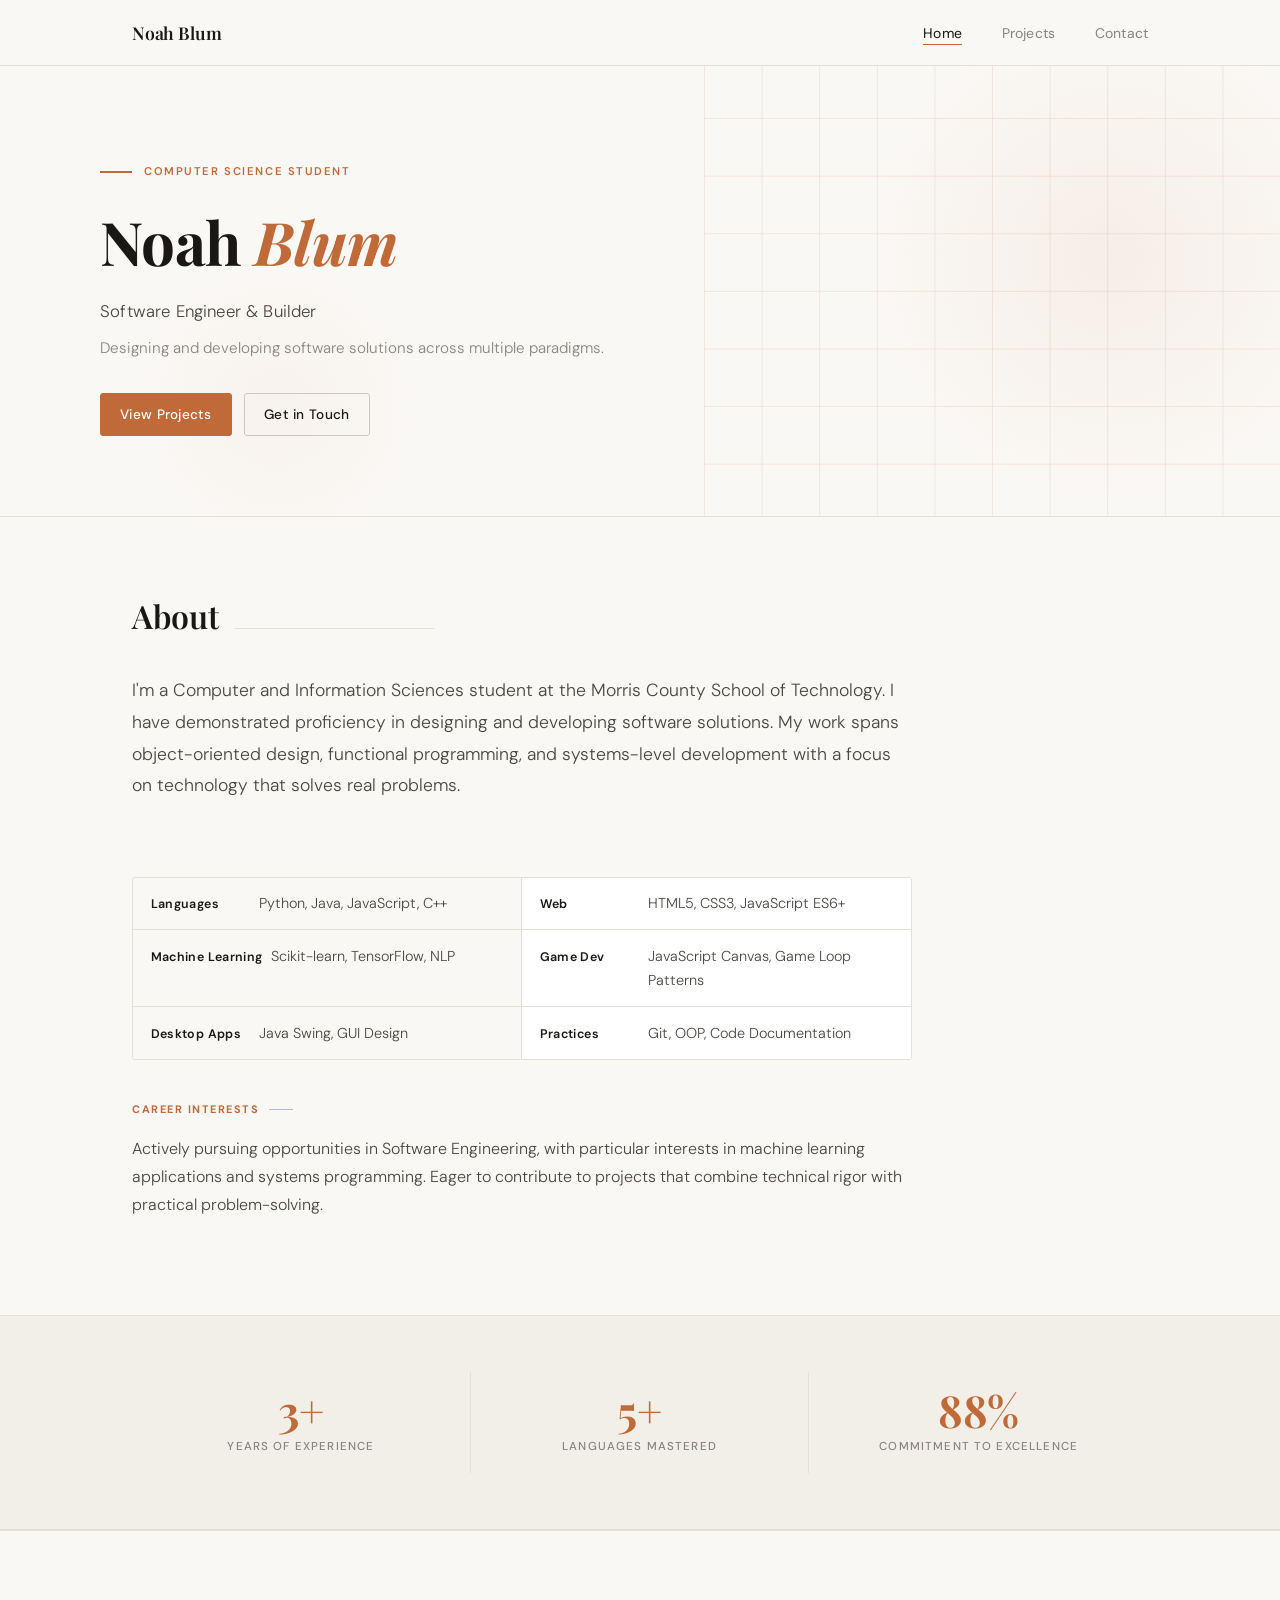
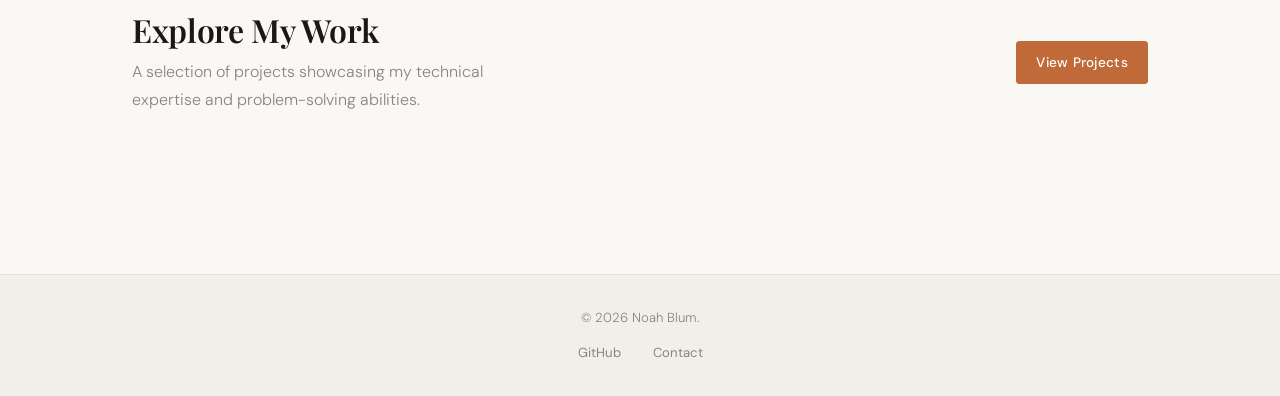
<file: index.html>
<!DOCTYPE html>
<html lang="en">
<head>
    <meta charset="UTF-8">
    <meta name="viewport" content="width=device-width, initial-scale=1.0">
    <title>Noah Blum — Portfolio</title>
    <link rel="stylesheet" href="style.css">
</head>
<body>

    <!-- Navigation -->
    <nav class="navbar">
        <div class="nav-container">
            <div class="nav-logo">
                <a href="index.html">Noah Blum</a>
            </div>
            <ul class="nav-menu">
                <li class="nav-item"><a href="index.html" class="nav-link active">Home</a></li>
                <li class="nav-item"><a href="projects.html" class="nav-link">Projects</a></li>
                <li class="nav-item"><a href="contact.html" class="nav-link">Contact</a></li>
            </ul>
            <div class="hamburger">
                <span></span><span></span><span></span>
            </div>
        </div>
    </nav>

    <!-- Hero -->
    <header class="hero">
        <!-- Subtle grid decoration -->
        <div class="hero-grid" aria-hidden="true">
            <svg viewBox="0 0 400 400" preserveAspectRatio="xMaxYMid slice" xmlns="http://www.w3.org/2000/svg">
                <defs>
                    <pattern id="grid" width="40" height="40" patternUnits="userSpaceOnUse">
                        <path d="M 40 0 L 0 0 0 40" fill="none" stroke="#c06a3a" stroke-width="0.5"/>
                    </pattern>
                </defs>
                <rect width="100%" height="100%" fill="url(#grid)"/>
            </svg>
        </div>

        <div class="hero-content">
            <div class="hero-eyebrow">
                <div class="hero-eyebrow-line"></div>
                <span>Computer Science Student</span>
            </div>
            <h1>Noah <em>Blum</em></h1>
            <p class="subtitle">Software Engineer &amp; Builder</p>
            <p class="description">Designing and developing software solutions across multiple paradigms.</p>
            <div class="hero-actions">
                <a href="projects.html" class="btn btn-primary">View Projects</a>
                <a href="contact.html" class="btn btn-secondary">Get in Touch</a>
            </div>
        </div>
    </header>

    <!-- About Section -->
    <section class="about" id="about">
        <div class="container">
            <div class="about-header">
                <h2>About</h2>
                <div class="about-header-rule"></div>
            </div>
            <div class="about-content">
                <p class="about-intro reveal">
                    I'm a Computer and Information Sciences student at the Morris County School of Technology. I have demonstrated proficiency in designing and developing software solutions. My work spans object-oriented design, functional programming, and systems-level development with a focus on technology that solves real problems.
                </p>

                <div class="section-label reveal">Technical Proficiency</div>
                <div class="skills-grid reveal">
                    <div class="skill-row"><strong>Languages</strong> Python, Java, JavaScript, C++</div>
                    <div class="skill-row"><strong>Web</strong> HTML5, CSS3, JavaScript ES6+</div>
                    <div class="skill-row"><strong>Machine Learning</strong> Scikit-learn, TensorFlow, NLP</div>
                    <div class="skill-row"><strong>Game Dev</strong> JavaScript Canvas, Game Loop Patterns</div>
                    <div class="skill-row"><strong>Desktop Apps</strong> Java Swing, GUI Design</div>
                    <div class="skill-row"><strong>Practices</strong> Git, OOP, Code Documentation</div>
                </div>

                <div class="section-label reveal">Career Interests</div>
                <p class="reveal">Actively pursuing opportunities in Software Engineering, with particular interests in machine learning applications and systems programming. Eager to contribute to projects that combine technical rigor with practical problem-solving.</p>
            </div>
        </div>
    </section>

    <!-- Stats -->
    <section class="stats">
        <div class="container">
            <div class="stat-item">
                <h3>3+</h3>
                <p>Years of Experience</p>
            </div>
            <div class="stat-item">
                <h3>5+</h3>
                <p>Languages Mastered</p>
            </div>
            <div class="stat-item">
                <h3>100%</h3>
                <p>Commitment to Excellence</p>
            </div>
        </div>
    </section>

    <!-- CTA -->
    <section class="cta">
        <div class="container">
            <div class="cta-inner">
                <div>
                    <h2>Explore My Work</h2>
                    <p>A selection of projects showcasing my technical expertise and problem-solving abilities.</p>
                </div>
                <a href="projects.html" class="btn btn-primary">View Projects</a>
            </div>
        </div>
    </section>

    <!-- Footer -->
    <footer class="footer">
        <div class="container">
            <p>&copy; 2026 Noah Blum.</p>
            <div class="footer-links">
                <a href="https://github.com/noahtherowa" target="_blank" rel="noopener noreferrer">GitHub</a>
                <a href="contact.html">Contact</a>
            </div>
        </div>
    </footer>

    <script src="script.js"></script>
</body>
</html>
</file>
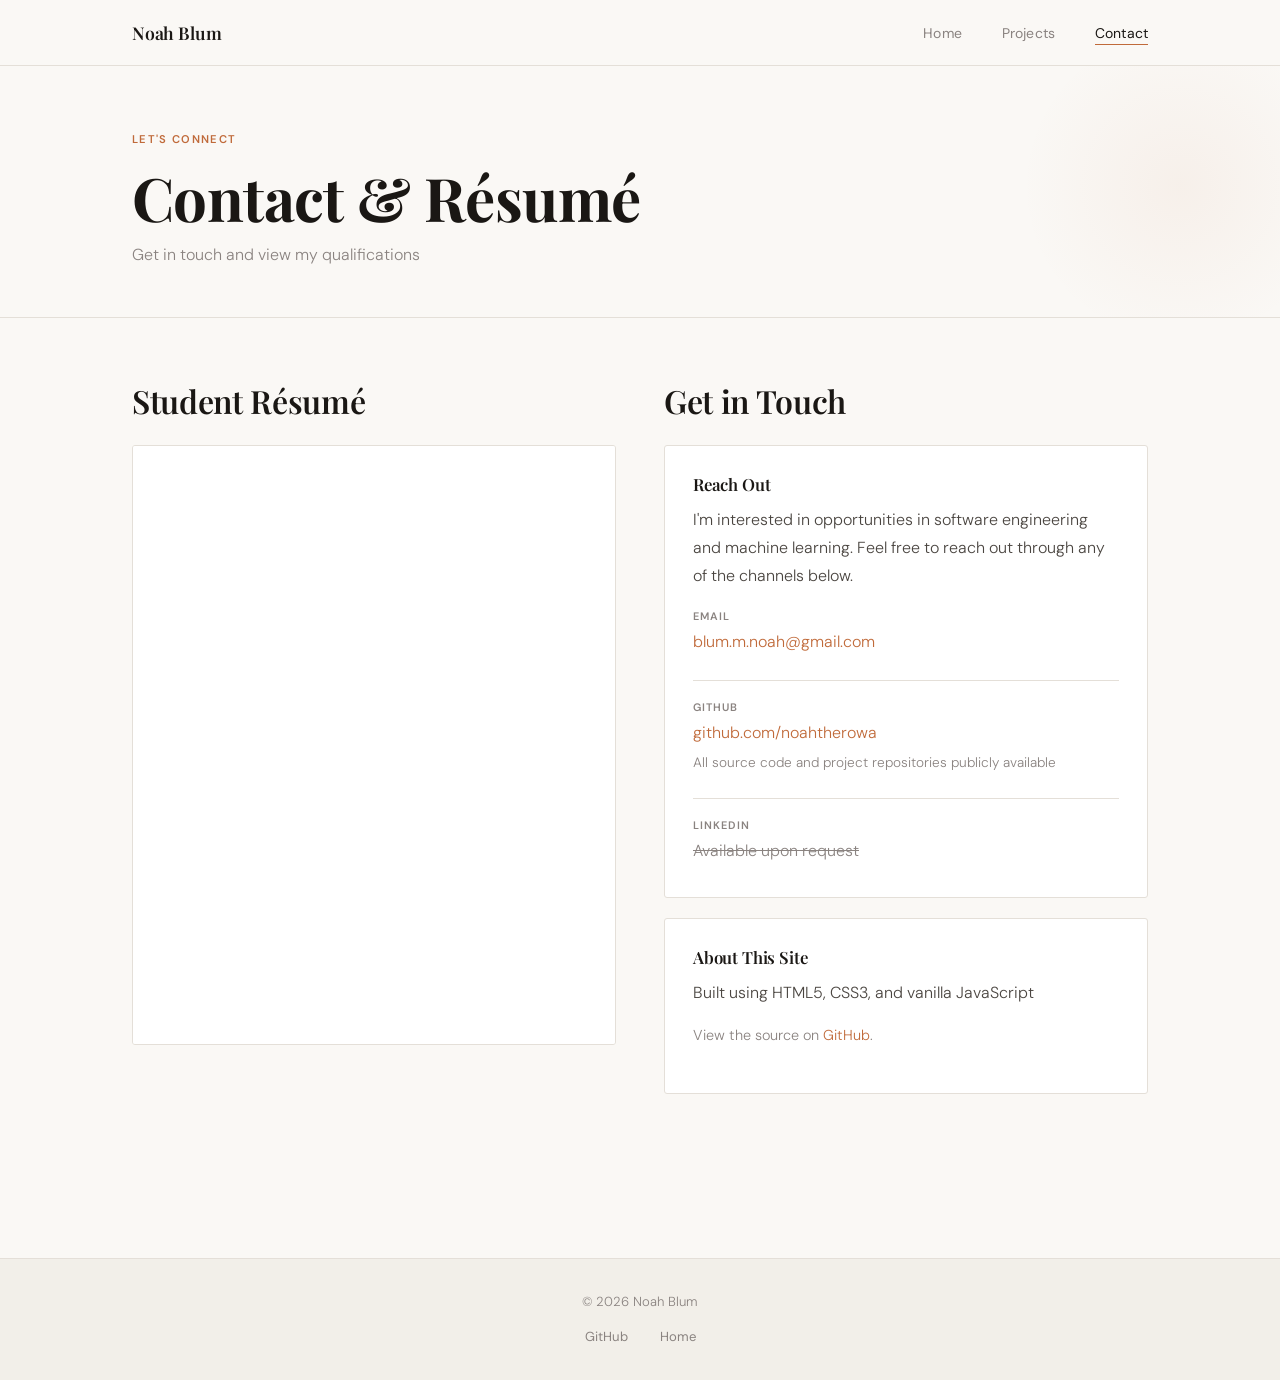
<file: contact.html>
<!DOCTYPE html>
<html lang="en">
<head>
    <meta charset="UTF-8">
    <meta name="viewport" content="width=device-width, initial-scale=1.0">
    <title>Contact — Noah Blum</title>
    <link rel="stylesheet" href="style.css">
</head>
<body>

    <nav class="navbar">
        <div class="nav-container">
            <div class="nav-logo">
                <a href="index.html">Noah Blum</a>
            </div>
            <ul class="nav-menu">
                <li class="nav-item"><a href="index.html" class="nav-link">Home</a></li>
                <li class="nav-item"><a href="projects.html" class="nav-link">Projects</a></li>
                <li class="nav-item"><a href="contact.html" class="nav-link active">Contact</a></li>
            </ul>
            <div class="hamburger">
                <span></span><span></span><span></span>
            </div>
        </div>
    </nav>

    <header class="page-header">
        <div class="container">
            <span class="label">Let's Connect</span>
            <h1>Contact &amp; Résumé</h1>
            <p>Get in touch and view my qualifications</p>
        </div>
    </header>

    <section class="contact-section">
        <div class="container">
            <div class="contact-grid">

                <!-- Resume Column -->
                <div class="resume-column reveal">
                    <h2>Student Résumé</h2>
                
                        <div class="resume-container">
                            <iframe src="Noah_Blum_Resume.pdf" width="100%" height="800px" style="border: none;"></iframe>
                        </div>
                </div>
                <!-- Contact Column -->
                <div class="contact-info-column reveal">
                    <h2>Get in Touch</h2>

                    <div class="contact-card">
                        <h3>Reach Out</h3>
                        <p>I'm interested in opportunities in software engineering and machine learning. Feel free to reach out through any of the channels below.</p>
                        <div class="contact-details">
                            <div class="contact-item">
                                <h4>Email</h4>
                                <p><a href="mailto:blum.m.noah@gmail.com">blum.m.noah@gmail.com</a></p>
                            </div>
                            <div class="contact-item">
                                <h4>GitHub</h4>
                                <p><a href="https://github.com/noahtherowa" target="_blank" rel="noopener noreferrer">github.com/noahtherowa</a></p>
                                <p class="contact-description">All source code and project repositories publicly available</p>
                            </div>
                            <div class="contact-item">
                                <h4>LinkedIn</h4>
                                <p><a href="#" class="link-disabled">Available upon request</a></p>
                            </div>
                        </div>
                    </div>

                    <div class="contact-card">
                        <h3>About This Site</h3>
                        <p>Built using HTML5, CSS3, and vanilla JavaScript</p>
                        <p style="margin-top: 0.5rem; font-size: 0.9rem; color: var(--text-muted);">View the source on <a href="https://github.com/noahtherowa" target="_blank" rel="noopener noreferrer">GitHub</a>.</p>
                    </div>
                </div>

            </div>
        </div>
    </section>

    <footer class="footer">
        <div class="container">
            <p>&copy; 2026 Noah Blum</p>
            <div class="footer-links">
                <a href="https://github.com/noahtherowa" target="_blank" rel="noopener noreferrer">GitHub</a>
                <a href="index.html">Home</a>
            </div>
        </div>
    </footer>

    <script src="script.js"></script>
</body>
</html>
</file>
<file: style.css>
/* ==========================================
   FONTS
   ========================================== */
@import url('https://fonts.googleapis.com/css2?family=Playfair+Display:ital,wght@0,400;0,600;0,700;1,400;1,600&family=DM+Sans:ital,opsz,wght@0,9..40,300;0,9..40,400;0,9..40,500;0,9..40,600;1,9..40,300&display=swap');

/* ==========================================
   RESET & VARIABLES
   ========================================== */
* {
  margin: 0;
  padding: 0;
  box-sizing: border-box;
}

:root {
  --accent: #c06a3a;
  --accent-light: #d9845a;
  --accent-muted: rgba(192, 106, 58, 0.12);
  --text-primary: #1a1714;
  --text-secondary: #4a4540;
  --text-muted: #8a8380;
  --bg: #faf8f5;
  --bg-card: #ffffff;
  --bg-subtle: #f2efe9;
  --border: #e4dfd8;
  --border-dark: #ccc8c0;

  --font-display: 'Playfair Display', Georgia, serif;
  --font-body: 'DM Sans', system-ui, sans-serif;

  --radius: 3px;
  --shadow: 0 1px 3px rgba(26,23,20,0.06), 0 4px 16px rgba(26,23,20,0.04);
  --shadow-hover: 0 2px 8px rgba(26,23,20,0.08), 0 8px 32px rgba(26,23,20,0.08);
}

html { scroll-behavior: smooth; }

body {
  font-family: var(--font-body);
  color: var(--text-primary);
  background-color: var(--bg);
  line-height: 1.7;
  font-size: 16px;
  -webkit-font-smoothing: antialiased;
}

/* ==========================================
   TYPOGRAPHY
   ========================================== */
h1, h2, h3, h4, h5, h6 {
  font-family: var(--font-display);
  line-height: 1.2;
  color: var(--text-primary);
  letter-spacing: -0.01em;
}

h1 { font-size: clamp(2.5rem, 5vw, 3.75rem); font-weight: 700; }
h2 { font-size: clamp(1.5rem, 3vw, 2rem); font-weight: 600; }
h3 { font-size: 1.15rem; font-weight: 600; }
h4 { font-size: 0.9rem; font-weight: 600; }

p {
  margin-bottom: 1rem;
  color: var(--text-secondary);
  font-size: 1rem;
  font-weight: 300;
  line-height: 1.75;
}

a {
  color: var(--accent);
  text-decoration: none;
  transition: color 0.2s ease;
}
a:hover { color: var(--accent-light); }

ul, ol { margin-bottom: 1.5rem; margin-left: 1.5rem; }
li { margin-bottom: 0.4rem; color: var(--text-secondary); font-weight: 300; }

/* ==========================================
   UTILITIES
   ========================================== */
.container {
  max-width: 1080px;
  margin: 0 auto;
  padding: 0 2rem;
}

.label {
  font-family: var(--font-body);
  font-size: 0.7rem;
  font-weight: 600;
  letter-spacing: 0.12em;
  text-transform: uppercase;
  color: var(--text-muted);
}

/* ==========================================
   BUTTONS
   ========================================== */
.btn {
  display: inline-block;
  padding: 0.55rem 1.2rem;
  border: 1.5px solid transparent;
  border-radius: var(--radius);
  font-family: var(--font-body);
  font-size: 0.85rem;
  font-weight: 500;
  cursor: pointer;
  transition: all 0.22s ease;
  text-decoration: none;
  letter-spacing: 0.02em;
}

.btn-primary {
  background-color: var(--accent);
  color: #fff;
  border-color: var(--accent);
}
.btn-primary:hover {
  background-color: var(--accent-light);
  border-color: var(--accent-light);
  color: #fff;
  text-decoration: none;
  transform: translateY(-1px);
  box-shadow: 0 4px 12px rgba(192,106,58,0.3);
}

.btn-secondary {
  background-color: transparent;
  color: var(--text-primary);
  border-color: var(--border-dark);
}
.btn-secondary:hover {
  background-color: var(--text-primary);
  color: var(--bg);
  border-color: var(--text-primary);
  text-decoration: none;
  transform: translateY(-1px);
}

/* ==========================================
   NAVIGATION
   ========================================== */
.navbar {
  background-color: rgba(250, 248, 245, 0.92);
  backdrop-filter: blur(12px);
  -webkit-backdrop-filter: blur(12px);
  border-bottom: 1px solid var(--border);
  position: sticky;
  top: 0;
  z-index: 100;
}

.nav-container {
  max-width: 1080px;
  margin: 0 auto;
  padding: 1.1rem 2rem;
  display: flex;
  justify-content: space-between;
  align-items: center;
}

.nav-logo a {
  font-family: var(--font-display);
  font-size: 1.1rem;
  font-weight: 600;
  color: var(--text-primary);
  text-decoration: none;
  letter-spacing: -0.01em;
}

.nav-menu {
  display: flex;
  list-style: none;
  gap: 2.5rem;
  margin: 0;
}
.nav-item { margin: 0; }

.nav-link {
  font-family: var(--font-body);
  color: var(--text-muted);
  font-size: 0.875rem;
  font-weight: 400;
  text-decoration: none;
  transition: color 0.2s ease;
  letter-spacing: 0.01em;
  position: relative;
}
.nav-link::after {
  content: '';
  position: absolute;
  bottom: -3px;
  left: 0;
  width: 0;
  height: 1.5px;
  background-color: var(--accent);
  transition: width 0.22s ease;
}
.nav-link:hover { color: var(--text-primary); text-decoration: none; }
.nav-link:hover::after { width: 100%; }
.nav-link.active { color: var(--text-primary); text-decoration: none; }
.nav-link.active::after { width: 100%; }

.hamburger {
  display: none;
  flex-direction: column;
  cursor: pointer;
  gap: 5px;
}
.hamburger span {
  width: 22px;
  height: 1.5px;
  background-color: var(--text-primary);
  transition: 0.3s ease;
  display: block;
}

/* ==========================================
   HERO
   ========================================== */
.hero {
  position: relative;
  padding: 6rem 2rem 5rem;
  overflow: hidden;
  border-bottom: 1px solid var(--border);
  background-color: var(--bg);
}

/* Decorative background element */
.hero::before {
  content: '';
  position: absolute;
  top: -60px;
  right: -80px;
  width: 500px;
  height: 500px;
  border-radius: 50%;
  background: radial-gradient(circle, rgba(192,106,58,0.07) 0%, transparent 70%);
  pointer-events: none;
}

.hero::after {
  content: '';
  position: absolute;
  bottom: -40px;
  left: 10%;
  width: 300px;
  height: 300px;
  border-radius: 50%;
  background: radial-gradient(circle, rgba(192,106,58,0.04) 0%, transparent 70%);
  pointer-events: none;
}

.hero-content {
  max-width: 1080px;
  margin: 0 auto;
  position: relative;
  z-index: 1;
}

.hero-eyebrow {
  display: flex;
  align-items: center;
  gap: 0.75rem;
  margin-bottom: 1.5rem;
  opacity: 0;
  transform: translateY(16px);
  animation: fadeUp 0.6s ease 0.1s forwards;
}
.hero-eyebrow-line {
  width: 32px;
  height: 1.5px;
  background-color: var(--accent);
}
.hero-eyebrow span {
  font-size: 0.7rem;
  font-weight: 600;
  letter-spacing: 0.14em;
  text-transform: uppercase;
  color: var(--accent);
}

.hero h1 {
  margin-bottom: 1.25rem;
  opacity: 0;
  transform: translateY(20px);
  animation: fadeUp 0.7s ease 0.2s forwards;
}

.hero h1 em {
  font-style: italic;
  color: var(--accent);
}

.hero .subtitle {
  font-family: var(--font-body);
  font-size: 1.05rem;
  font-weight: 300;
  color: var(--text-secondary);
  margin-bottom: 0.5rem;
  opacity: 0;
  transform: translateY(16px);
  animation: fadeUp 0.7s ease 0.35s forwards;
  letter-spacing: 0.01em;
}

.hero .description {
  font-size: 0.95rem;
  color: var(--text-muted);
  margin-bottom: 2rem;
  opacity: 0;
  transform: translateY(16px);
  animation: fadeUp 0.7s ease 0.45s forwards;
}

.hero-actions {
  display: flex;
  gap: 0.75rem;
  flex-wrap: wrap;
  opacity: 0;
  transform: translateY(16px);
  animation: fadeUp 0.7s ease 0.55s forwards;
}

/* Thin decorative grid lines in hero */
.hero-grid {
  position: absolute;
  top: 0; right: 0;
  width: 45%;
  height: 100%;
  opacity: 0.35;
  pointer-events: none;
  overflow: hidden;
}
.hero-grid svg {
  width: 100%;
  height: 100%;
}

/* ==========================================
   PAGE HEADER (inner pages)
   ========================================== */
.page-header {
  background-color: var(--bg);
  border-bottom: 1px solid var(--border);
  padding: 4rem 2rem 3rem;
  position: relative;
  overflow: hidden;
}
.page-header::before {
  content: '';
  position: absolute;
  top: -40px;
  right: -60px;
  width: 320px;
  height: 320px;
  border-radius: 50%;
  background: radial-gradient(circle, rgba(192,106,58,0.06) 0%, transparent 70%);
  pointer-events: none;
}

.page-header .container { text-align: left; position: relative; z-index: 1; }
.page-header h1 { margin-bottom: 0.5rem; }
.page-header p { color: var(--text-muted); font-size: 1rem; margin-bottom: 0; font-weight: 300; }
.page-header .label { margin-bottom: 0.75rem; display: block; color: var(--accent); }

/* ==========================================
   ABOUT SECTION
   ========================================== */
.about {
  padding: 5rem 2rem;
  background-color: var(--bg);
}

.about-header {
  display: flex;
  align-items: baseline;
  gap: 1rem;
  margin-bottom: 2.5rem;
}
.about-header h2 { margin-bottom: 0; }
.about-header-rule {
  flex: 1;
  height: 1px;
  background-color: var(--border);
  max-width: 200px;
}

.about-content { max-width: 780px; }

.about-intro {
  font-size: 1.1rem !important;
  line-height: 1.8 !important;
  color: var(--text-secondary) !important;
  font-weight: 300 !important;
  margin-bottom: 2.5rem !important;
}

.section-label {
  font-size: 0.68rem;
  font-weight: 700;
  letter-spacing: 0.14em;
  text-transform: uppercase;
  color: var(--accent);
  margin-top: 2.5rem;
  margin-bottom: 1rem;
  display: flex;
  align-items: center;
  gap: 0.6rem;
}
.section-label::after {
  content: '';
  display: block;
  width: 24px;
  height: 1.5px;
  background-color: var(--accent);
  opacity: 0.5;
}

.skills-grid {
  display: grid;
  grid-template-columns: 1fr 1fr;
  gap: 0;
  border: 1px solid var(--border);
  border-radius: var(--radius);
  overflow: hidden;
  margin-bottom: 1.5rem;
}

.skill-row {
  padding: 0.85rem 1.1rem;
  border-bottom: 1px solid var(--border);
  font-size: 0.9rem;
  color: var(--text-secondary);
  font-weight: 300;
  display: flex;
  align-items: baseline;
  gap: 0.5rem;
}
.skill-row:nth-child(odd) { border-right: 1px solid var(--border); background-color: var(--bg); }
.skill-row:nth-child(even) { background-color: var(--bg-card); }
.skill-row:last-child, .skill-row:nth-last-child(2):nth-child(odd) { border-bottom: none; }

.skill-row strong {
  font-weight: 600;
  color: var(--text-primary);
  font-size: 0.78rem;
  letter-spacing: 0.03em;
  min-width: 100px;
  flex-shrink: 0;
}

/* ==========================================
   STATS
   ========================================== */
.stats {
  background-color: var(--bg-subtle);
  border-top: 1px solid var(--border);
  border-bottom: 1px solid var(--border);
  padding: 3.5rem 2rem;
}

.stats .container {
  display: grid;
  grid-template-columns: repeat(3, 1fr);
  gap: 0;
}

.stat-item {
  text-align: center;
  padding: 1rem 2rem;
  border-right: 1px solid var(--border);
}
.stat-item:last-child { border-right: none; }

.stat-item h3 {
  font-family: var(--font-display);
  color: var(--accent);
  font-size: 2.75rem;
  font-weight: 700;
  margin-bottom: 0.35rem;
  line-height: 1;
}

.stat-item p {
  color: var(--text-muted);
  font-size: 0.72rem;
  font-weight: 500;
  text-transform: uppercase;
  letter-spacing: 0.1em;
  margin-bottom: 0;
}

/* ==========================================
   CTA
   ========================================== */
.cta {
  background-color: var(--bg);
  border-top: 1px solid var(--border);
  padding: 5rem 2rem;
}

.cta-inner {
  display: flex;
  align-items: center;
  justify-content: space-between;
  gap: 2rem;
  flex-wrap: wrap;
}

.cta h2 { margin-bottom: 0.5rem; }
.cta p {
  color: var(--text-muted);
  margin-bottom: 0;
  max-width: 420px;
}

/* ==========================================
   PROJECTS
   ========================================== */
.projects {
  padding: 4rem 2rem;
  background-color: var(--bg);
}

.projects-header {
  display: flex;
  align-items: baseline;
  gap: 1rem;
  margin-bottom: 2.5rem;
}
.projects-header h2 { margin-bottom: 0; }
.projects-header-rule {
  flex: 1;
  height: 1px;
  background-color: var(--border);
}

.project-card {
  background-color: var(--bg-card);
  border: 1px solid var(--border);
  border-radius: var(--radius);
  padding: 2rem 2.25rem;
  margin-bottom: 1.25rem;
  transition: border-color 0.22s ease, box-shadow 0.22s ease, transform 0.22s ease;
  position: relative;
  overflow: hidden;
}
.project-card::before {
  content: '';
  position: absolute;
  top: 0; left: 0;
  width: 3px;
  height: 0;
  background-color: var(--accent);
  transition: height 0.3s ease;
}
.project-card:hover {
  border-color: var(--border-dark);
  box-shadow: var(--shadow-hover);
  transform: translateY(-2px);
}
.project-card:hover::before { height: 100%; }

.project-header {
  display: flex;
  justify-content: space-between;
  align-items: flex-start;
  margin-bottom: 1.5rem;
  flex-wrap: wrap;
  gap: 0.75rem;
  padding-bottom: 1.25rem;
  border-bottom: 1px solid var(--border);
}
.project-header h2 {
  margin-bottom: 0;
  flex: 1;
  min-width: 250px;
  font-size: 1.35rem;
}

.project-type {
  font-family: var(--font-body);
  background-color: var(--accent-muted);
  color: var(--accent);
  border: none;
  padding: 0.2rem 0.7rem;
  border-radius: 2px;
  font-size: 0.72rem;
  font-weight: 600;
  white-space: nowrap;
  letter-spacing: 0.07em;
  text-transform: uppercase;
}

.project-content h3 {
  font-family: var(--font-body);
  color: var(--accent);
  margin-top: 1.25rem;
  margin-bottom: 0.5rem;
  font-size: 0.68rem;
  text-transform: uppercase;
  letter-spacing: 0.12em;
  font-weight: 700;
}

.tech-stack {
  background-color: var(--bg-subtle);
  padding: 0.75rem 1.1rem;
  border-radius: var(--radius);
  margin: 0.75rem 0 1rem 0;
  list-style: none;
  border-left: 2px solid var(--accent);
}
.tech-stack li {
  padding: 0.2rem 0;
  color: var(--text-secondary);
  font-size: 0.875rem;
  margin-left: 0;
  font-weight: 300;
}
.tech-stack li strong {
  font-weight: 600;
  color: var(--text-primary);
  font-size: 0.8rem;
  letter-spacing: 0.02em;
}

.project-links {
  display: flex;
  gap: 0.75rem;
  margin-top: 1.5rem;
  flex-wrap: wrap;
}

/* ==========================================
   CONTACT
   ========================================== */
.contact-section {
  padding: 4rem 2rem;
  background-color: var(--bg);
}

.contact-grid {
  display: grid;
  grid-template-columns: 1fr 1fr;
  gap: 3rem;
  max-width: 1080px;
  margin: 0 auto;
}

.resume-column h2,
.contact-info-column h2 {
  margin-bottom: 1.5rem;
}

.resume-container {
  background-color: var(--bg-card);
  border: 1px solid var(--border);
  border-radius: var(--radius);
  padding: 2rem;
  max-height: 600px;
  overflow-y: auto;
}

.resume-placeholder h3 {
  margin-bottom: 0.25rem;
  font-size: 1.1rem;
}
.resume-placeholder > p {
  color: var(--text-muted);
  font-size: 0.9rem;
  margin-bottom: 1.5rem;
}
.resume-placeholder h4 {
  color: var(--text-primary);
  margin-top: 1.5rem;
  margin-bottom: 0.5rem;
  font-size: 0.7rem;
  text-transform: uppercase;
  letter-spacing: 0.12em;
  font-weight: 700;
  padding-bottom: 0.4rem;
  border-bottom: 1px solid var(--border);
  font-family: var(--font-body);
}
.resume-placeholder ul { margin-left: 1.25rem; }
.resume-placeholder li { margin-bottom: 0.4rem; font-size: 0.9rem; }

.contact-card {
  background-color: var(--bg-card);
  border: 1px solid var(--border);
  border-radius: var(--radius);
  padding: 1.75rem;
  margin-bottom: 1.25rem;
  transition: box-shadow 0.22s ease;
}
.contact-card:hover { box-shadow: var(--shadow); }
.contact-card h3 { margin-bottom: 0.75rem; font-size: 1.05rem; }

.contact-details { margin-top: 1.25rem; }

.contact-item {
  margin-bottom: 1.25rem;
  padding-bottom: 1.25rem;
  border-bottom: 1px solid var(--border);
}
.contact-item:last-child { border-bottom: none; margin-bottom: 0; padding-bottom: 0; }

.contact-item h4 {
  margin-bottom: 0.3rem;
  font-size: 0.68rem;
  text-transform: uppercase;
  letter-spacing: 0.1em;
  color: var(--text-muted);
  font-family: var(--font-body);
}
.contact-item p { margin-bottom: 0.25rem; }

.contact-description { font-size: 0.85rem; color: var(--text-muted); }
.link-disabled { color: var(--text-muted); cursor: default; text-decoration: line-through; }

/* ==========================================
   FOOTER
   ========================================== */
.footer {
  background-color: var(--bg-subtle);
  border-top: 1px solid var(--border);
  padding: 2rem;
  text-align: center;
  margin-top: 5rem;
}
.footer p {
  color: var(--text-muted);
  font-size: 0.82rem;
  margin-bottom: 0.75rem;
  font-family: var(--font-body);
  font-weight: 300;
}
.footer-links {
  display: flex;
  justify-content: center;
  gap: 2rem;
  flex-wrap: wrap;
}
.footer-links a {
  color: var(--text-muted);
  font-size: 0.82rem;
  font-family: var(--font-body);
  transition: color 0.2s ease;
  text-decoration: none;
}
.footer-links a:hover { color: var(--text-primary); }

/* ==========================================
   ANIMATIONS
   ========================================== */
@keyframes fadeUp {
  from { opacity: 0; transform: translateY(20px); }
  to   { opacity: 1; transform: translateY(0); }
}

.reveal {
  opacity: 0;
  transform: translateY(24px);
  transition: opacity 0.65s ease, transform 0.65s ease;
}
.reveal.visible {
  opacity: 1;
  transform: translateY(0);
}

/* ==========================================
   RESPONSIVE - TABLET
   ========================================== */
@media (max-width: 768px) {
  h1 { font-size: 2.1rem; }
  h2 { font-size: 1.5rem; }
  .hero { padding: 4rem 2rem 3.5rem; }
  .project-header { flex-direction: column; align-items: flex-start; }
  .project-header h2 { width: 100%; }
  .contact-grid { grid-template-columns: 1fr; gap: 2rem; }
  .stats .container { grid-template-columns: repeat(3, 1fr); }
  .cta-inner { flex-direction: column; align-items: flex-start; }
  .skills-grid { grid-template-columns: 1fr; }
  .skill-row:nth-child(odd) { border-right: none; }
  .skill-row:nth-last-child(2):nth-child(odd) { border-bottom: 1px solid var(--border); }
  .hero-grid { display: none; }
}

/* ==========================================
   RESPONSIVE - MOBILE
   ========================================== */
@media (max-width: 480px) {
  .container { padding: 0 1.25rem; }
  h1 { font-size: 1.85rem; }

  .nav-container { padding: 0.9rem 1.25rem; }
  .hamburger { display: flex; }
  .nav-menu {
    display: none;
    position: absolute;
    top: 57px;
    left: 0; right: 0;
    background-color: rgba(250,248,245,0.97);
    flex-direction: column;
    width: 100%;
    text-align: center;
    padding: 1.5rem;
    border-bottom: 1px solid var(--border);
    gap: 1.25rem;
    backdrop-filter: blur(12px);
  }
  .nav-menu.active { display: flex; }

  .hero { padding: 3rem 1.25rem 2.5rem; }
  .page-header { padding: 2.5rem 1.25rem 2rem; }
  .about { padding: 3rem 1.25rem; }
  .project-card { padding: 1.5rem 1.25rem; }
  .project-links { flex-direction: column; }
  .project-links .btn { text-align: center; }
  .stats .container { grid-template-columns: 1fr; gap: 0; }
  .stat-item { border-right: none; border-bottom: 1px solid var(--border); }
  .stat-item:last-child { border-bottom: none; }
  .stats { padding: 2.5rem 1.25rem; }
  .cta { padding: 3.5rem 1.25rem; }
  .resume-container { max-height: 380px; padding: 1.25rem; }
  .contact-card { padding: 1.25rem; }
  .footer { padding: 1.5rem 1.25rem; margin-top: 3rem; }
  .footer-links { gap: 1.25rem; }
}
</file>
